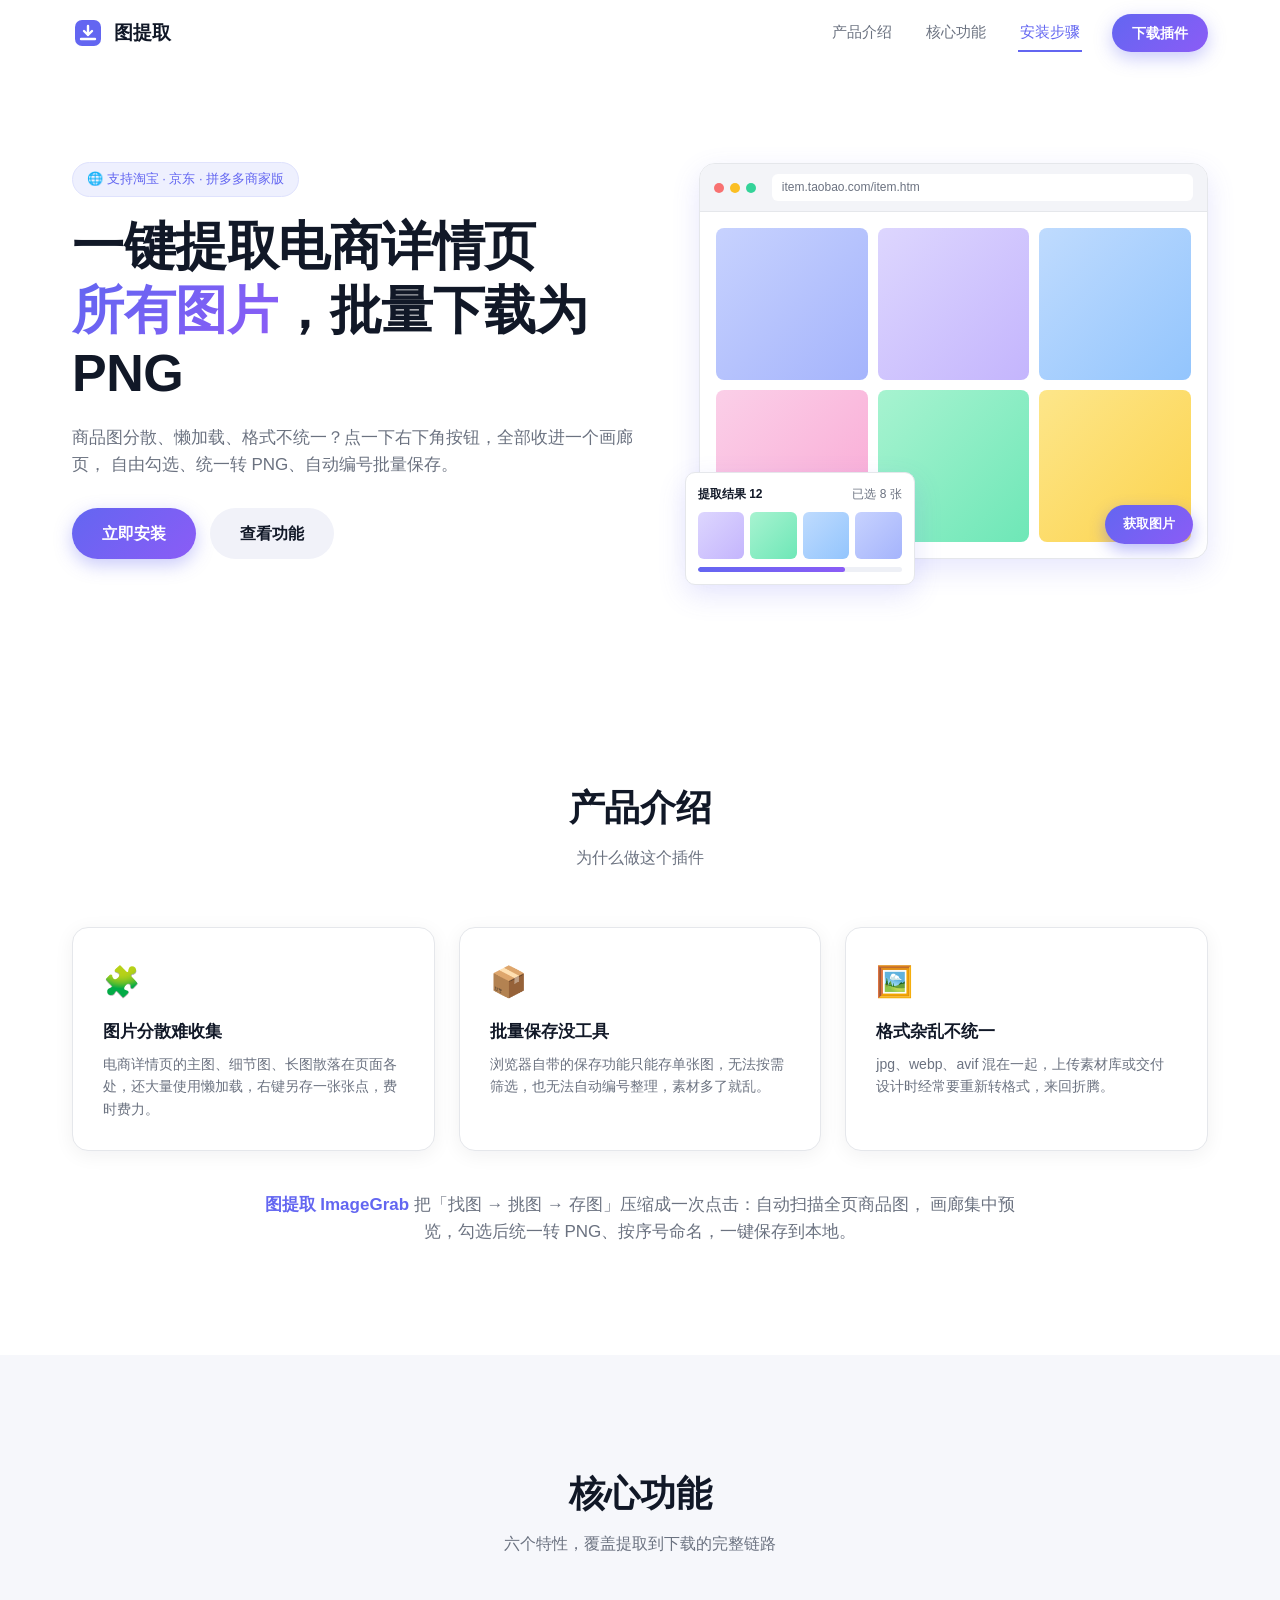
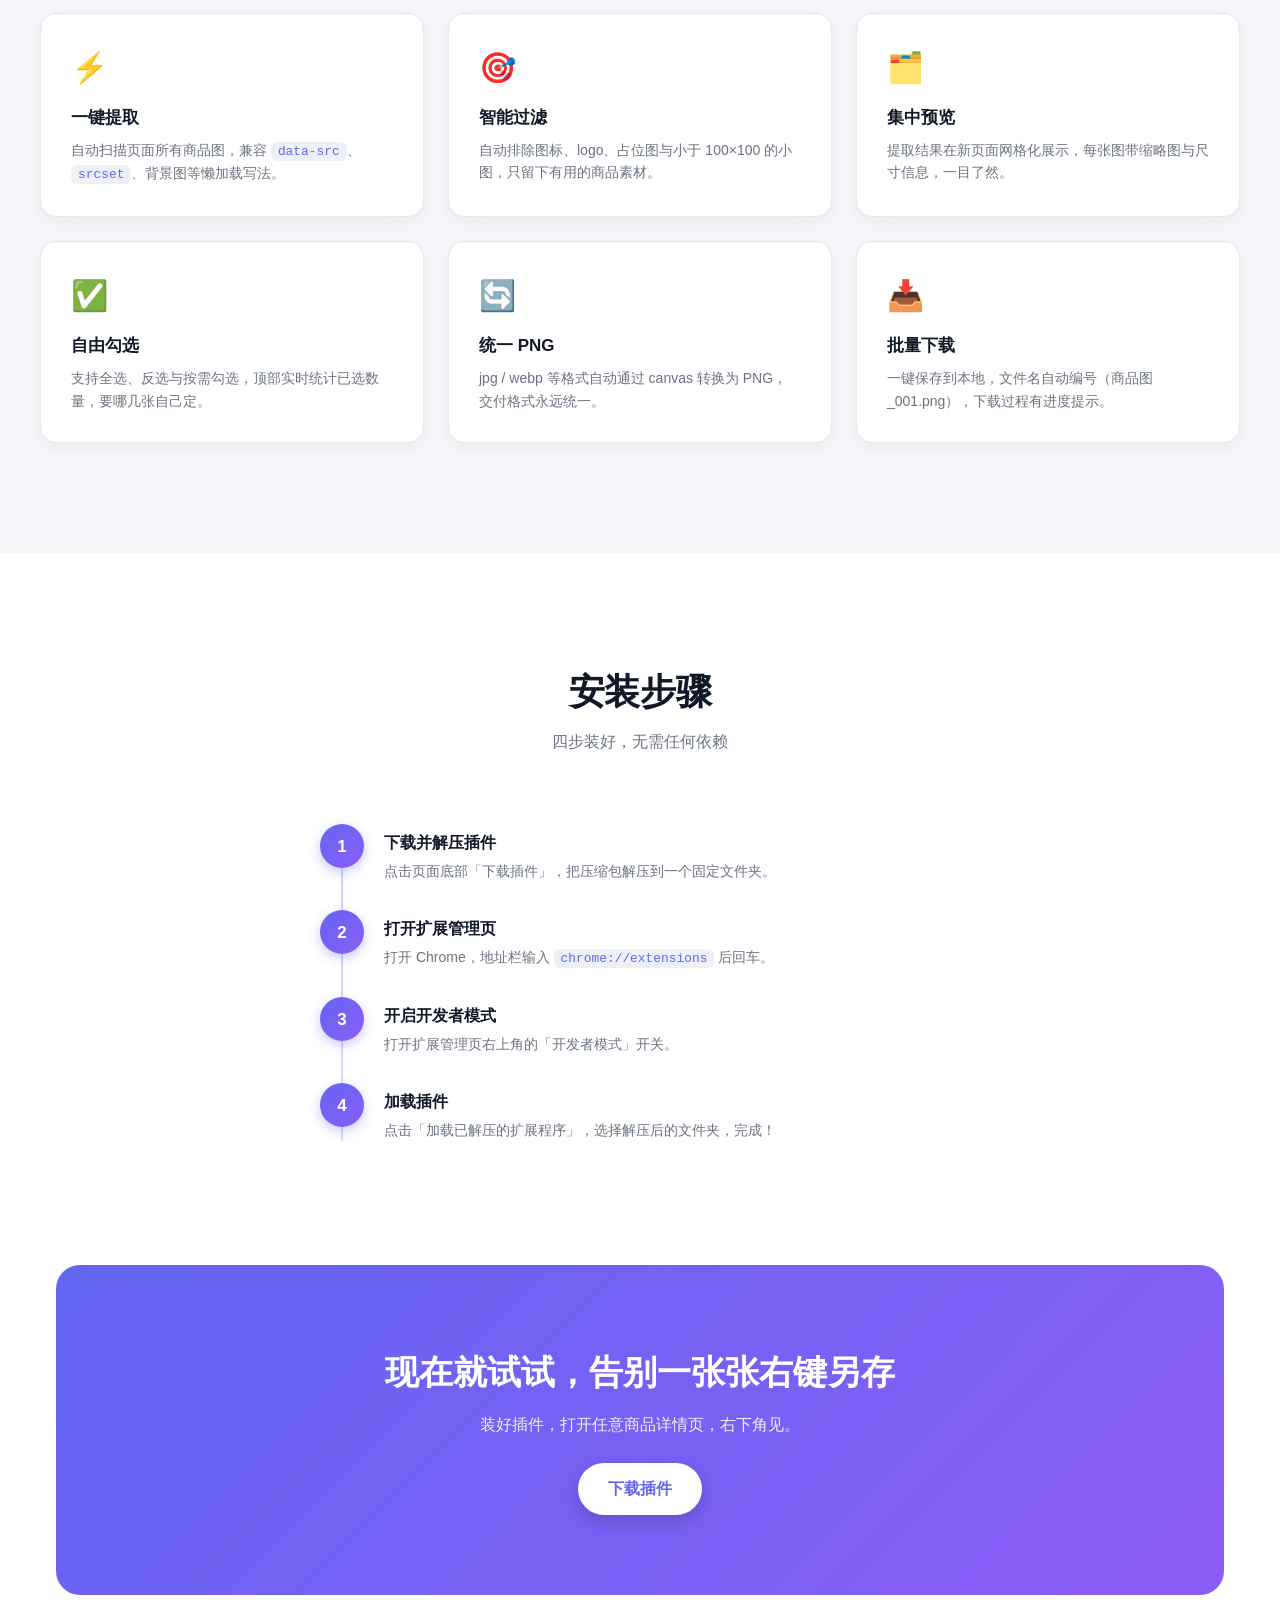
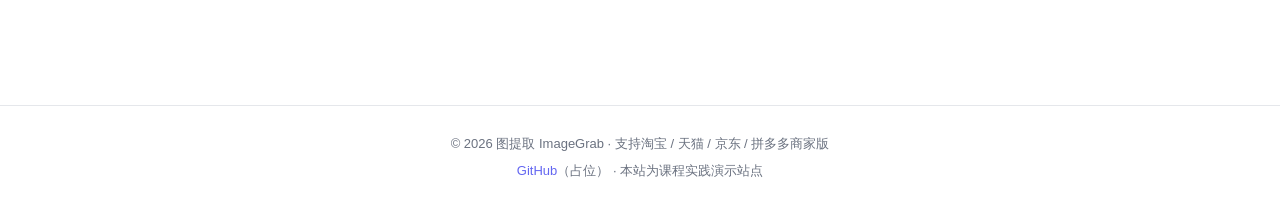
<file: docs/index.html>
<!DOCTYPE html>
<html lang="zh-CN">
<head>
  <meta charset="UTF-8" />
  <meta name="viewport" content="width=device-width, initial-scale=1.0" />
  <meta name="description" content="图提取 ImageGrab：一键提取淘宝、京东、拼多多商家版商品详情页所有图片，批量下载为 PNG。" />
  <title>图提取 ImageGrab — 一键提取电商详情页图片</title>
  <link rel="stylesheet" href="css/style.css" />
</head>
<body>

  <!-- ================= 顶部导航栏（吸顶 + 毛玻璃） ================= -->
  <header class="navbar" id="navbar">
    <div class="nav-inner">
      <a class="logo" href="#top" aria-label="图提取 ImageGrab 首页">
        <!-- 内联 SVG Logo：下载箭头 + 图片框 -->
        <svg class="logo-icon" viewBox="0 0 32 32" fill="none" aria-hidden="true">
          <rect x="3" y="3" width="26" height="26" rx="7" fill="url(#lg)"/>
          <path d="M16 9v9m0 0 4-4m-4 4-4-4" stroke="#fff" stroke-width="2.4" stroke-linecap="round" stroke-linejoin="round"/>
          <path d="M9 22h14" stroke="#fff" stroke-width="2.4" stroke-linecap="round"/>
          <defs>
            <linearGradient id="lg" x1="3" y1="3" x2="29" y2="29">
              <stop stop-color="#6366F1"/>
              <stop offset="1" stop-color="#8B5CF6"/>
            </linearGradient>
          </defs>
        </svg>
        <span class="logo-text">图提取</span>
      </a>

      <nav class="nav-links" id="nav-links" aria-label="站点导航">
        <a href="#intro" data-section="intro">产品介绍</a>
        <a href="#features" data-section="features">核心功能</a>
        <a href="#install" data-section="install">安装步骤</a>
        <a href="#download" class="btn btn-primary btn-sm">下载插件</a>
      </nav>

      <!-- 移动端汉堡菜单按钮 -->
      <button class="hamburger" id="hamburger" aria-label="打开菜单" aria-expanded="false">
        <span></span><span></span><span></span>
      </button>
    </div>
  </header>

  <main id="top">

    <!-- ================= Hero 首屏 ================= -->
    <section class="hero">
      <div class="hero-text">
        <span class="hero-badge">🌐 支持淘宝 · 京东 · 拼多多商家版</span>
        <h1>一键提取电商详情页<br /><span class="grad-text">所有图片</span>，批量下载为 PNG</h1>
        <p class="hero-sub">
          商品图分散、懒加载、格式不统一？点一下右下角按钮，全部收进一个画廊页，
          自由勾选、统一转 PNG、自动编号批量保存。
        </p>
        <div class="hero-actions">
          <a href="#install" class="btn btn-primary">立即安装</a>
          <a href="#features" class="btn btn-ghost">查看功能</a>
        </div>
      </div>

      <!-- 纯 CSS 模拟的插件界面示意（浏览器窗口 + 悬浮按钮） -->
      <div class="hero-visual" aria-hidden="true">
        <div class="mock-window">
          <div class="mock-bar"><i></i><i></i><i></i><span class="mock-url">item.taobao.com/item.htm</span></div>
          <div class="mock-body">
            <div class="mock-grid">
              <span class="ph p1"></span><span class="ph p2"></span><span class="ph p3"></span>
              <span class="ph p4"></span><span class="ph p5"></span><span class="ph p6"></span>
            </div>
            <div class="mock-float">获取图片</div>
          </div>
        </div>
        <div class="mock-card">
          <div class="mock-card-head">
            <b>提取结果 12</b><span>已选 8 张</span>
          </div>
          <div class="mock-mini">
            <span class="ph p2"></span><span class="ph p5"></span><span class="ph p3"></span><span class="ph p1"></span>
          </div>
          <div class="mock-progress"><i></i></div>
        </div>
      </div>
    </section>

    <!-- ================= 产品介绍 ================= -->
    <section class="section" id="intro">
      <div class="section-head">
        <h2>产品介绍</h2>
        <p>为什么做这个插件</p>
      </div>
      <div class="intro-grid reveal">
        <article class="card intro-card">
          <div class="card-icon">🧩</div>
          <h3>图片分散难收集</h3>
          <p>电商详情页的主图、细节图、长图散落在页面各处，还大量使用懒加载，右键另存一张张点，费时费力。</p>
        </article>
        <article class="card intro-card">
          <div class="card-icon">📦</div>
          <h3>批量保存没工具</h3>
          <p>浏览器自带的保存功能只能存单张图，无法按需筛选，也无法自动编号整理，素材多了就乱。</p>
        </article>
        <article class="card intro-card">
          <div class="card-icon">🖼️</div>
          <h3>格式杂乱不统一</h3>
          <p>jpg、webp、avif 混在一起，上传素材库或交付设计时经常要重新转格式，来回折腾。</p>
        </article>
      </div>
      <p class="intro-summary reveal">
        <b>图提取 ImageGrab</b> 把「找图 → 挑图 → 存图」压缩成一次点击：自动扫描全页商品图，
        画廊集中预览，勾选后统一转 PNG、按序号命名，一键保存到本地。
      </p>
    </section>

    <!-- ================= 核心功能 ================= -->
    <section class="section section-alt" id="features">
      <div class="section-head">
        <h2>核心功能</h2>
        <p>六个特性，覆盖提取到下载的完整链路</p>
      </div>
      <div class="feature-grid reveal">
        <article class="card feature-card">
          <div class="card-icon">⚡</div>
          <h3>一键提取</h3>
          <p>自动扫描页面所有商品图，兼容 <code>data-src</code>、<code>srcset</code>、背景图等懒加载写法。</p>
        </article>
        <article class="card feature-card">
          <div class="card-icon">🎯</div>
          <h3>智能过滤</h3>
          <p>自动排除图标、logo、占位图与小于 100×100 的小图，只留下有用的商品素材。</p>
        </article>
        <article class="card feature-card">
          <div class="card-icon">🗂️</div>
          <h3>集中预览</h3>
          <p>提取结果在新页面网格化展示，每张图带缩略图与尺寸信息，一目了然。</p>
        </article>
        <article class="card feature-card">
          <div class="card-icon">✅</div>
          <h3>自由勾选</h3>
          <p>支持全选、反选与按需勾选，顶部实时统计已选数量，要哪几张自己定。</p>
        </article>
        <article class="card feature-card">
          <div class="card-icon">🔄</div>
          <h3>统一 PNG</h3>
          <p>jpg / webp 等格式自动通过 canvas 转换为 PNG，交付格式永远统一。</p>
        </article>
        <article class="card feature-card">
          <div class="card-icon">📥</div>
          <h3>批量下载</h3>
          <p>一键保存到本地，文件名自动编号（商品图_001.png），下载过程有进度提示。</p>
        </article>
      </div>
    </section>

    <!-- ================= 安装步骤 ================= -->
    <section class="section" id="install">
      <div class="section-head">
        <h2>安装步骤</h2>
        <p>四步装好，无需任何依赖</p>
      </div>
      <ol class="steps reveal">
        <li class="step">
          <span class="step-num">1</span>
          <div class="step-body">
            <h3>下载并解压插件</h3>
            <p>点击页面底部「下载插件」，把压缩包解压到一个固定文件夹。</p>
          </div>
        </li>
        <li class="step">
          <span class="step-num">2</span>
          <div class="step-body">
            <h3>打开扩展管理页</h3>
            <p>打开 Chrome，地址栏输入 <code>chrome://extensions</code> 后回车。</p>
          </div>
        </li>
        <li class="step">
          <span class="step-num">3</span>
          <div class="step-body">
            <h3>开启开发者模式</h3>
            <p>打开扩展管理页右上角的「开发者模式」开关。</p>
          </div>
        </li>
        <li class="step">
          <span class="step-num">4</span>
          <div class="step-body">
            <h3>加载插件</h3>
            <p>点击「加载已解压的扩展程序」，选择解压后的文件夹，完成！</p>
          </div>
        </li>
      </ol>
    </section>

    <!-- ================= 底部 CTA ================= -->
    <section class="cta" id="download">
      <h2>现在就试试，告别一张张右键另存</h2>
      <p>装好插件，打开任意商品详情页，右下角见。</p>
      <a href="image-grab-plugin.zip" class="btn btn-light" aria-label="下载插件压缩包（占位链接）">下载插件</a>
    </section>
  </main>

  <!-- ================= Footer ================= -->
  <footer class="footer">
    <p>© 2026 图提取 ImageGrab · 支持淘宝 / 天猫 / 京东 / 拼多多商家版</p>
    <p><a href="https://github.com" target="_blank" rel="noopener">GitHub</a>（占位） · 本站为课程实践演示站点</p>
  </footer>

  <script src="js/main.js"></script>
</body>
</html>
</file>
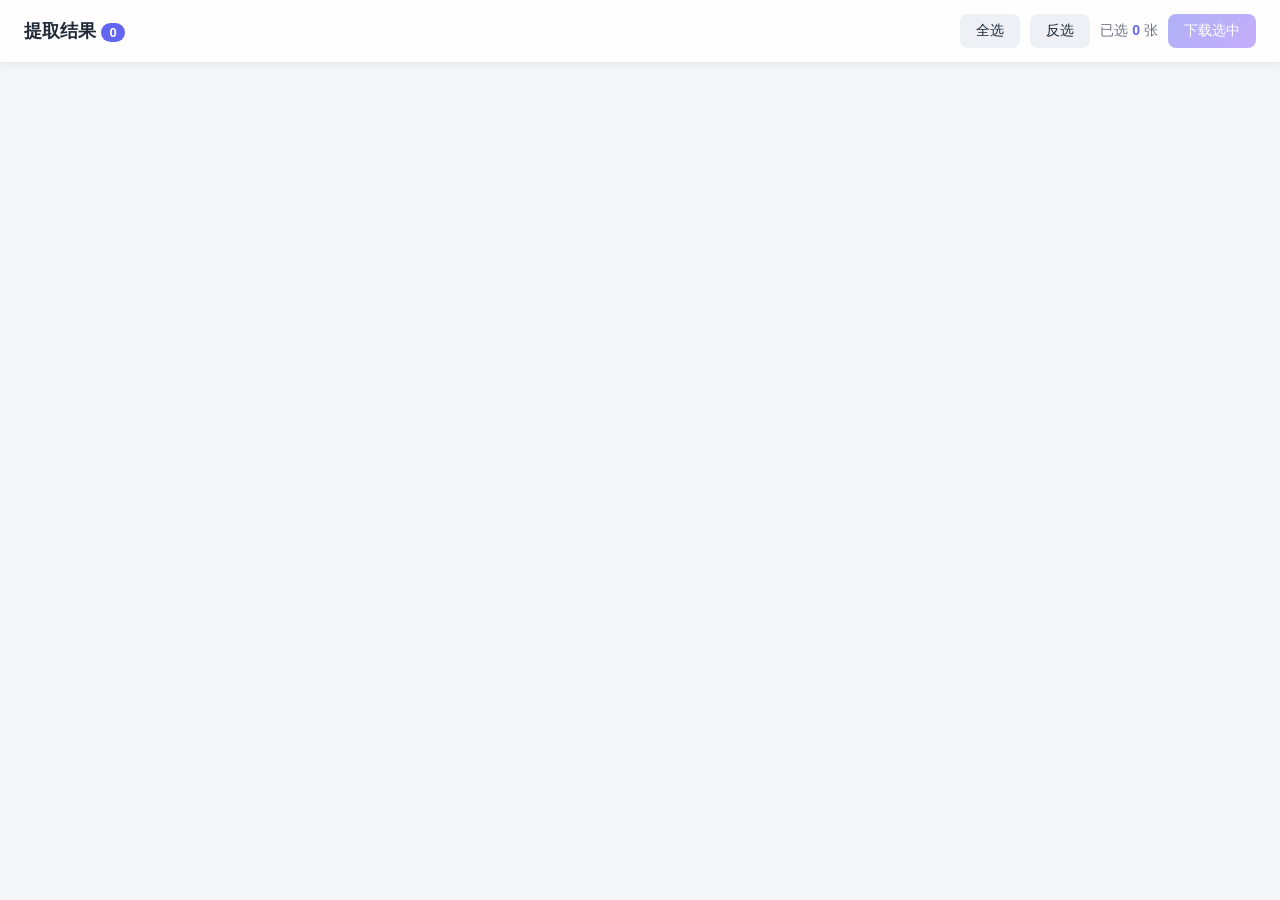
<file: gallery.html>
<!DOCTYPE html>
<html lang="zh-CN">
<head>
  <meta charset="UTF-8" />
  <meta name="viewport" content="width=device-width, initial-scale=1.0" />
  <title>图提取 ImageGrab - 图片画廊</title>
  <link rel="stylesheet" href="gallery.css" />
</head>
<body>
  <!-- 顶部操作栏（吸顶） -->
  <header class="toolbar">
    <div class="toolbar-left">
      <h1>提取结果 <span id="total-count" class="count-badge">0</span></h1>
    </div>
    <div class="toolbar-right">
      <button id="select-all" class="btn btn-ghost">全选</button>
      <button id="invert-select" class="btn btn-ghost">反选</button>
      <span class="selected-info">已选 <b id="selected-count">0</b> 张</span>
      <button id="download-btn" class="btn btn-primary" disabled>下载选中</button>
    </div>
  </header>

  <!-- 下载进度条 -->
  <div id="progress-wrap" class="progress-wrap hidden">
    <div class="progress-text" id="progress-text">准备下载…</div>
    <div class="progress-bar"><div id="progress-inner" class="progress-inner"></div></div>
  </div>

  <!-- 图片网格 -->
  <main id="grid" class="grid"></main>

  <!-- 空状态 -->
  <div id="empty" class="empty hidden">
    <p>没有提取到图片</p>
    <p class="empty-tip">请回到商品详情页，点击右下角「获取图片」按钮重新提取</p>
  </div>

  <!-- 结果反馈 -->
  <div id="toast" class="toast hidden"></div>

  <script src="gallery.js"></script>
</body>
</html>
</file>
<file: docs/css/style.css>
/* ============================================================
   图提取 ImageGrab 官网样式
   设计约定：所有颜色 / 间距 / 圆角集中在 :root 变量，改主色只需改 --primary
   ============================================================ */

:root {
  /* 主色（紫渐变）与辅助色 */
  --primary: #6366f1;
  --primary-2: #8b5cf6;
  --grad: linear-gradient(135deg, #6366f1, #8b5cf6);
  --bg: #ffffff;
  --bg-alt: #f6f7fb;
  --text: #111827;
  --text-light: #6b7280;
  --border: #e5e7eb;

  /* 圆角与阴影统一家族 */
  --radius: 16px;
  --radius-sm: 10px;
  --shadow: 0 4px 20px rgba(17, 24, 39, 0.06);
  --shadow-hover: 0 10px 28px rgba(99, 102, 241, 0.16);

  /* 间距 */
  --section-pad: clamp(56px, 9vw, 110px);
}

/* ---------- Reset ---------- */
* { box-sizing: border-box; margin: 0; padding: 0; }

html { scroll-behavior: smooth; }

body {
  font-family: -apple-system, BlinkMacSystemFont, "PingFang SC", "Microsoft YaHei", sans-serif;
  color: var(--text);
  background: var(--bg);
  line-height: 1.6;
  overflow-x: hidden; /* 防止装饰元素造成横向溢出 */
}

img, svg { display: block; max-width: 100%; }

a { color: inherit; text-decoration: none; }

code {
  font-family: ui-monospace, "SF Mono", Consolas, monospace;
  font-size: 0.92em;
  padding: 2px 7px;
  border-radius: 6px;
  background: #eef0f8;
  color: var(--primary);
}

/* ---------- 通用按钮 ---------- */
.btn {
  display: inline-flex;
  align-items: center;
  justify-content: center;
  padding: 13px 30px;
  border-radius: 999px;
  font-size: clamp(14px, 1.6vw, 16px);
  font-weight: 600;
  cursor: pointer;
  border: none;
  transition: transform 0.2s ease, box-shadow 0.2s ease, background 0.2s ease;
}

.btn-primary {
  background: var(--grad);
  color: #fff;
  box-shadow: 0 6px 18px rgba(99, 102, 241, 0.35);
}
.btn-primary:hover { transform: translateY(-2px); box-shadow: var(--shadow-hover); }

.btn-ghost {
  background: #f1f2f9;
  color: var(--text);
}
.btn-ghost:hover { background: #e8eaf5; transform: translateY(-2px); }

.btn-light {
  background: #fff;
  color: var(--primary);
  box-shadow: 0 6px 18px rgba(0, 0, 0, 0.18);
}
.btn-light:hover { transform: translateY(-2px); }

.btn-sm { padding: 8px 20px; font-size: 14px; }

/* ---------- 导航栏：吸顶 + 毛玻璃 ---------- */
.navbar {
  position: sticky;
  top: 0;
  z-index: 100;
  background: rgba(255, 255, 255, 0.78);
  backdrop-filter: blur(12px);
  -webkit-backdrop-filter: blur(12px);
  transition: box-shadow 0.25s ease;
}
.navbar.scrolled { box-shadow: 0 2px 16px rgba(17, 24, 39, 0.08); }

.nav-inner {
  max-width: 1200px;
  margin: 0 auto;
  padding: 14px clamp(16px, 4vw, 32px);
  display: flex;
  align-items: center;
  justify-content: space-between;
  gap: 16px;
}

.logo {
  display: flex;
  align-items: center;
  gap: 10px;
  font-size: 19px;
  font-weight: 700;
}
.logo-icon { width: 32px; height: 32px; }

.nav-links {
  display: flex;
  align-items: center;
  gap: clamp(14px, 3vw, 30px);
}
.nav-links a:not(.btn) {
  font-size: 15px;
  color: var(--text-light);
  padding: 6px 2px;
  border-bottom: 2px solid transparent;
  transition: color 0.2s ease, border-color 0.2s ease;
}
.nav-links a:not(.btn):hover { color: var(--text); }
.nav-links a.active { color: var(--primary); border-color: var(--primary); }

/* 汉堡按钮：桌面隐藏 */
.hamburger {
  display: none;
  flex-direction: column;
  gap: 5px;
  background: none;
  border: none;
  padding: 6px;
  cursor: pointer;
}
.hamburger span {
  width: 22px;
  height: 2px;
  border-radius: 2px;
  background: var(--text);
  transition: transform 0.25s ease, opacity 0.25s ease;
}
.hamburger.open span:nth-child(1) { transform: translateY(7px) rotate(45deg); }
.hamburger.open span:nth-child(2) { opacity: 0; }
.hamburger.open span:nth-child(3) { transform: translateY(-7px) rotate(-45deg); }

/* ---------- Hero 首屏 ---------- */
.hero {
  max-width: 1200px;
  margin: 0 auto;
  padding: clamp(48px, 8vw, 96px) clamp(16px, 4vw, 32px) var(--section-pad);
  display: grid;
  grid-template-columns: 1.05fr 0.95fr;
  gap: clamp(32px, 5vw, 64px);
  align-items: center;
}

.hero-badge {
  display: inline-block;
  font-size: 13px;
  color: var(--primary);
  background: #eef0fe;
  border: 1px solid #dfe2fd;
  padding: 6px 14px;
  border-radius: 999px;
  margin-bottom: 18px;
}

.hero h1 {
  font-size: clamp(30px, 4.6vw, 52px);
  line-height: 1.22;
  letter-spacing: -0.5px;
}

.grad-text {
  background: var(--grad);
  -webkit-background-clip: text;
  background-clip: text;
  color: transparent;
}

.hero-sub {
  margin-top: 18px;
  font-size: clamp(15px, 1.8vw, 17px);
  color: var(--text-light);
  max-width: 34em;
}

.hero-actions {
  margin-top: 30px;
  display: flex;
  gap: 14px;
  flex-wrap: wrap;
}

/* --- Hero 右侧：纯 CSS 模拟插件界面 --- */
.hero-visual { position: relative; }

.mock-window {
  background: #fff;
  border: 1px solid var(--border);
  border-radius: var(--radius);
  box-shadow: var(--shadow-hover);
  overflow: hidden;
}

.mock-bar {
  display: flex;
  align-items: center;
  gap: 6px;
  padding: 10px 14px;
  background: #f3f4f8;
  border-bottom: 1px solid var(--border);
}
.mock-bar i {
  width: 10px; height: 10px;
  border-radius: 50%;
}
.mock-bar i:nth-child(1) { background: #f87171; }
.mock-bar i:nth-child(2) { background: #fbbf24; }
.mock-bar i:nth-child(3) { background: #34d399; }
.mock-url {
  margin-left: 10px;
  flex: 1;
  font-size: 12px;
  color: var(--text-light);
  background: #fff;
  border-radius: 6px;
  padding: 4px 10px;
}

.mock-body { position: relative; padding: 16px; }

.mock-grid {
  display: grid;
  grid-template-columns: repeat(3, 1fr);
  gap: 10px;
}
.ph {
  display: block;
  aspect-ratio: 1;
  border-radius: 8px;
}
.p1 { background: linear-gradient(135deg, #c7d2fe, #a5b4fc); }
.p2 { background: linear-gradient(135deg, #ddd6fe, #c4b5fd); }
.p3 { background: linear-gradient(135deg, #bfdbfe, #93c5fd); }
.p4 { background: linear-gradient(135deg, #fbcfe8, #f9a8d4); }
.p5 { background: linear-gradient(135deg, #a7f3d0, #6ee7b7); }
.p6 { background: linear-gradient(135deg, #fde68a, #fcd34d); }

/* 模拟右下角悬浮按钮 */
.mock-float {
  position: absolute;
  right: 14px;
  bottom: 14px;
  padding: 9px 18px;
  border-radius: 999px;
  background: var(--grad);
  color: #fff;
  font-size: 13px;
  font-weight: 600;
  box-shadow: 0 6px 16px rgba(99, 102, 241, 0.45);
}

/* 模拟画廊小卡片 */
.mock-card {
  position: absolute;
  left: -14px;
  bottom: -26px;
  width: min(230px, 60%);
  background: #fff;
  border: 1px solid var(--border);
  border-radius: var(--radius-sm);
  box-shadow: var(--shadow-hover);
  padding: 12px;
  animation: float 4s ease-in-out infinite;
}
.mock-card-head {
  display: flex;
  justify-content: space-between;
  font-size: 12px;
  margin-bottom: 8px;
}
.mock-card-head b { color: var(--text); }
.mock-card-head span { color: var(--text-light); }
.mock-mini {
  display: grid;
  grid-template-columns: repeat(4, 1fr);
  gap: 6px;
}
.mock-mini .ph { border-radius: 6px; }
.mock-progress {
  margin-top: 8px;
  height: 5px;
  border-radius: 3px;
  background: #eef0f6;
  overflow: hidden;
}
.mock-progress i {
  display: block;
  height: 100%;
  width: 72%;
  border-radius: 3px;
  background: var(--grad);
}

@keyframes float {
  0%, 100% { transform: translateY(0); }
  50% { transform: translateY(-8px); }
}

/* ---------- 区块通用 ---------- */
.section {
  max-width: 1200px;
  margin: 0 auto;
  padding: var(--section-pad) clamp(16px, 4vw, 32px);
}

.section-alt {
  max-width: none;
  background: var(--bg-alt);
}
.section-alt > * {
  max-width: 1200px;
  margin-left: auto;
  margin-right: auto;
}

.section-head { text-align: center; margin-bottom: clamp(32px, 5vw, 56px); }
.section-head h2 { font-size: clamp(24px, 3.4vw, 36px); letter-spacing: -0.3px; }
.section-head p { margin-top: 8px; color: var(--text-light); font-size: clamp(14px, 1.7vw, 16px); }

.card {
  background: #fff;
  border: 1px solid var(--border);
  border-radius: var(--radius);
  padding: clamp(20px, 3vw, 30px);
  box-shadow: var(--shadow);
  transition: transform 0.25s ease, box-shadow 0.25s ease;
}
.card:hover { transform: translateY(-6px); box-shadow: var(--shadow-hover); }

.card-icon { font-size: 30px; margin-bottom: 12px; }
.card h3 { font-size: 17px; margin-bottom: 8px; }
.card p { font-size: 14px; color: var(--text-light); }

/* ---------- 产品介绍 ---------- */
.intro-grid {
  display: grid;
  grid-template-columns: repeat(3, 1fr);
  gap: clamp(14px, 2.5vw, 24px);
}

.intro-summary {
  margin-top: clamp(24px, 4vw, 40px);
  text-align: center;
  font-size: clamp(15px, 1.9vw, 17px);
  color: var(--text-light);
  max-width: 46em;
  margin-left: auto;
  margin-right: auto;
}
.intro-summary b { color: var(--primary); }

/* ---------- 核心功能 ---------- */
.feature-grid {
  display: grid;
  grid-template-columns: repeat(3, 1fr);
  gap: clamp(14px, 2.5vw, 24px);
}

/* ---------- 安装步骤：时间线 ---------- */
.steps {
  list-style: none;
  max-width: 640px;
  margin: 0 auto;
  position: relative;
}
/* 时间线竖线 */
.steps::before {
  content: "";
  position: absolute;
  left: 21px;
  top: 14px;
  bottom: 14px;
  width: 2px;
  background: linear-gradient(180deg, #c7d2fe, #ddd6fe);
}

.step {
  display: flex;
  gap: 20px;
  padding: 14px 0;
  position: relative;
}

.step-num {
  flex: none;
  width: 44px;
  height: 44px;
  border-radius: 50%;
  background: var(--grad);
  color: #fff;
  font-weight: 700;
  font-size: 17px;
  display: flex;
  align-items: center;
  justify-content: center;
  box-shadow: 0 4px 12px rgba(99, 102, 241, 0.35);
  position: relative;
  z-index: 1;
}

.step-body h3 { font-size: 16px; margin: 6px 0 4px; }
.step-body p { font-size: 14px; color: var(--text-light); }

/* ---------- 底部 CTA ---------- */
.cta {
  margin: 0 clamp(16px, 4vw, 32px) var(--section-pad);
  max-width: 1168px;
  margin-left: auto;
  margin-right: auto;
  text-align: center;
  padding: clamp(48px, 7vw, 80px) 24px;
  border-radius: 24px;
  background: var(--grad);
  color: #fff;
}
.cta h2 { font-size: clamp(22px, 3.2vw, 34px); }
.cta p { margin: 12px 0 26px; opacity: 0.9; font-size: clamp(14px, 1.8vw, 16px); }

/* ---------- Footer ---------- */
.footer {
  border-top: 1px solid var(--border);
  padding: 28px 16px 36px;
  text-align: center;
  font-size: 13px;
  color: var(--text-light);
}
.footer a { color: var(--primary); }
.footer p + p { margin-top: 6px; }

/* ---------- 滚动进入动画（IntersectionObserver 添加 .visible） ---------- */
.reveal {
  opacity: 0;
  transform: translateY(24px);
  transition: opacity 0.6s ease, transform 0.6s ease;
}
.reveal.visible {
  opacity: 1;
  transform: none;
}

/* ---------- 响应式断点 ---------- */

/* 平板：768 ~ 1023 */
@media (max-width: 1023px) {
  .hero { grid-template-columns: 1fr; }
  .hero-visual { max-width: 520px; margin: 0 auto; }
  .feature-grid, .intro-grid { grid-template-columns: repeat(2, 1fr); }
}

/* 手机：< 768 */
@media (max-width: 767px) {
  /* 导航折叠为汉堡菜单 */
  .hamburger { display: flex; }

  .nav-links {
    position: absolute;
    top: 100%;
    left: 0;
    right: 0;
    flex-direction: column;
    align-items: stretch;
    gap: 0;
    background: rgba(255, 255, 255, 0.97);
    backdrop-filter: blur(12px);
    box-shadow: 0 12px 24px rgba(17, 24, 39, 0.1);
    max-height: 0;
    overflow: hidden;
    transition: max-height 0.3s ease;
  }
  .nav-links.open { max-height: 320px; }
  .nav-links a:not(.btn) {
    padding: 14px 24px;
    border-bottom: 1px solid var(--border);
    border-bottom-width: 1px;
  }
  .nav-links .btn { margin: 14px 24px; justify-content: center; }

  .mock-card { display: none; } /* 小屏隐藏悬浮小卡片，避免遮挡 */
  .intro-grid, .feature-grid { grid-template-columns: 1fr; }
  .hero-actions .btn { flex: 1; min-width: 140px; }
}

/* 极窄屏（320px 级别）微调 */
@media (max-width: 360px) {
  .btn { padding: 12px 22px; }
  .mock-grid { grid-template-columns: repeat(2, 1fr); }
}

/* ---------- 打印样式 ---------- */
@media print {
  .navbar, .hamburger, .hero-actions, .cta, .footer a { display: none; }
  body { color: #000; background: #fff; }
  .card, .mock-window { box-shadow: none; border: 1px solid #ccc; }
  .reveal { opacity: 1; transform: none; }
}
</file>
<file: gallery.css>
/* gallery.css - 图片画廊展示页样式 */
* {
  box-sizing: border-box;
  margin: 0;
  padding: 0;
}

:root {
  --primary: #6366f1;
  --primary-2: #8b5cf6;
  --bg: #f5f6fa;
  --card-bg: #ffffff;
  --text: #1f2937;
  --text-light: #6b7280;
  --radius: 12px;
  --shadow: 0 2px 8px rgba(0, 0, 0, 0.08);
}

body {
  font-family: -apple-system, "PingFang SC", "Microsoft YaHei", sans-serif;
  background: var(--bg);
  color: var(--text);
  padding-bottom: 40px;
}

.hidden {
  display: none !important;
}

/* ===== 顶部操作栏：吸顶 + 毛玻璃 ===== */
.toolbar {
  position: sticky;
  top: 0;
  z-index: 10;
  display: flex;
  justify-content: space-between;
  align-items: center;
  flex-wrap: wrap;
  gap: 12px;
  padding: 14px 24px;
  background: rgba(255, 255, 255, 0.85);
  backdrop-filter: blur(10px);
  box-shadow: var(--shadow);
}

.toolbar h1 {
  font-size: 18px;
}

.count-badge {
  display: inline-block;
  min-width: 24px;
  padding: 2px 8px;
  border-radius: 12px;
  background: var(--primary);
  color: #fff;
  font-size: 13px;
  text-align: center;
}

.toolbar-right {
  display: flex;
  align-items: center;
  gap: 10px;
  flex-wrap: wrap;
}

.selected-info {
  color: var(--text-light);
  font-size: 14px;
}

.selected-info b {
  color: var(--primary);
}

/* ===== 按钮 ===== */
.btn {
  border: none;
  border-radius: 8px;
  padding: 8px 16px;
  font-size: 14px;
  cursor: pointer;
  transition: all 0.2s ease;
}

.btn-ghost {
  background: #eef0f6;
  color: var(--text);
}

.btn-ghost:hover {
  background: #e2e5f0;
}

.btn-primary {
  background: linear-gradient(135deg, var(--primary), var(--primary-2));
  color: #fff;
}

.btn-primary:hover:not(:disabled) {
  opacity: 0.9;
  transform: translateY(-1px);
}

.btn-primary:disabled {
  opacity: 0.5;
  cursor: not-allowed;
}

/* ===== 下载进度条 ===== */
.progress-wrap {
  padding: 12px 24px;
}

.progress-text {
  font-size: 13px;
  color: var(--text-light);
  margin-bottom: 6px;
}

.progress-bar {
  height: 6px;
  border-radius: 3px;
  background: #e5e7eb;
  overflow: hidden;
}

.progress-inner {
  height: 100%;
  width: 0;
  border-radius: 3px;
  background: linear-gradient(90deg, var(--primary), var(--primary-2));
  transition: width 0.25s ease;
}

/* ===== 图片网格：响应式自适应列数 ===== */
.grid {
  display: grid;
  grid-template-columns: repeat(auto-fill, minmax(200px, 1fr));
  gap: 16px;
  padding: 16px 24px;
}

.card {
  background: var(--card-bg);
  border-radius: var(--radius);
  box-shadow: var(--shadow);
  overflow: hidden;
  cursor: pointer;
  border: 2px solid transparent;
  transition: transform 0.2s ease, box-shadow 0.2s ease, border-color 0.2s ease;
  display: flex;
  flex-direction: column;
}

.card:hover {
  transform: translateY(-3px);
  box-shadow: 0 6px 16px rgba(0, 0, 0, 0.12);
}

.card.checked {
  border-color: var(--primary);
}

.card input {
  display: none;
}

.thumb-wrap {
  height: 160px;
  display: flex;
  align-items: center;
  justify-content: center;
  background: #fafafa;
  overflow: hidden;
}

.thumb-wrap img {
  max-width: 100%;
  max-height: 100%;
  object-fit: contain;
}

.meta {
  display: flex;
  justify-content: space-between;
  padding: 8px 12px;
  font-size: 12px;
  color: var(--text-light);
}

.idx {
  font-weight: 600;
  color: var(--primary);
}

/* ===== 空状态 ===== */
.empty {
  text-align: center;
  padding: 120px 20px;
  color: var(--text-light);
}

.empty-tip {
  font-size: 13px;
  margin-top: 8px;
}

/* ===== 结果反馈 Toast ===== */
.toast {
  position: fixed;
  left: 50%;
  bottom: 40px;
  transform: translateX(-50%);
  padding: 12px 24px;
  border-radius: 24px;
  background: rgba(31, 41, 55, 0.92);
  color: #fff;
  font-size: 14px;
  box-shadow: 0 4px 16px rgba(0, 0, 0, 0.2);
  z-index: 20;
}

/* ===== 小屏适配 ===== */
@media (max-width: 640px) {
  .grid {
    grid-template-columns: repeat(auto-fill, minmax(140px, 1fr));
    padding: 12px;
    gap: 10px;
  }

  .toolbar {
    padding: 10px 12px;
  }
}
</file>
